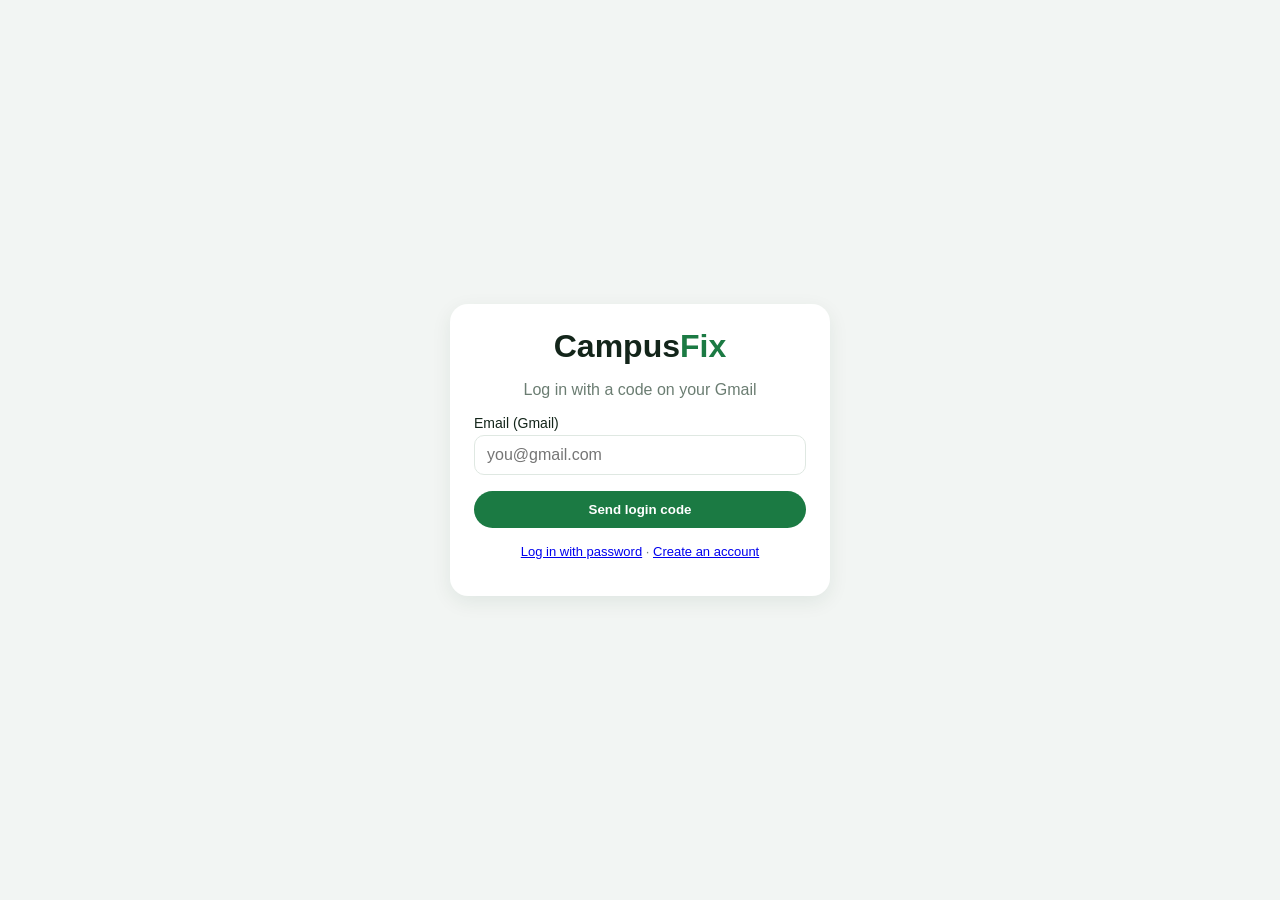
<file: frontend/code-login.html>
<!DOCTYPE html>
<html lang="en">
<head>
    <meta charset="UTF-8">
    <meta name="viewport" content="width=device-width, initial-scale=1.0">
    <title>Code Login - CampusFix</title>
    <link rel="stylesheet" href="style.css">
    <link rel="stylesheet" href="login.css">
</head>
<body class="center">
    <div class="box">
        <h1>Campus<span>Fix</span></h1>

        <!-- Step 1: email -->
        <form id="step1" onsubmit="sendCode(); return false;">
            <p class="muted">Log in with a code on your Gmail</p>
            <label>Email (Gmail)</label>
            <input id="email" type="email" required placeholder="you@gmail.com">
            <button id="sendButton" type="submit">Send login code</button>
        </form>

        <!-- Step 2: code from the email -->
        <form id="step2" onsubmit="verifyCode(); return false;" hidden>
            <p class="muted">We emailed a 6-digit code to<br><b id="sentTo"></b></p>
            <label>Login code</label>
            <input id="code" required inputmode="numeric" pattern="[0-9]{6}" maxlength="6" placeholder="123456" autocomplete="one-time-code">
            <button type="submit">Log in</button>
            <p class="small"><a href="#" onclick="sendCode(); return false;">Send a new code</a> ·
                <a href="#" onclick="backToStep1(); return false;">Change email</a></p>
        </form>

        <p id="message"></p>
        <p class="muted small"><a href="index.html">Log in with password</a> ·
            <a href="signup.html">Create an account</a></p>
    </div>
    <script src="common.js"></script>
    <script src="code-login.js"></script>
</body>
</html>
</file>
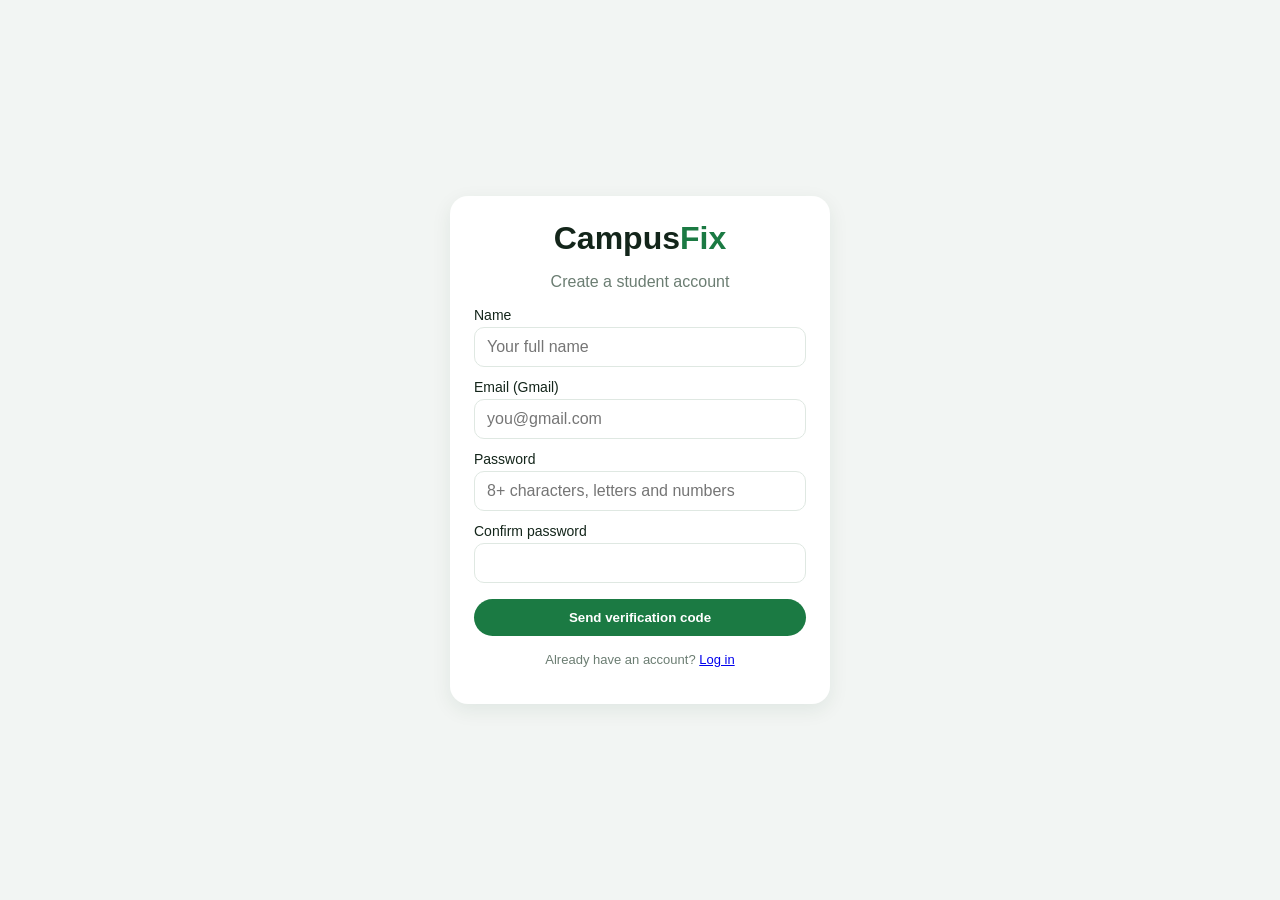
<file: frontend/signup.html>
<!DOCTYPE html>
<html lang="en">
<head>
    <meta charset="UTF-8">
    <meta name="viewport" content="width=device-width, initial-scale=1.0">
    <title>Create account - CampusFix</title>
    <link rel="stylesheet" href="style.css">
    <link rel="stylesheet" href="login.css">
</head>
<body class="center">
    <div class="box">
        <h1>Campus<span>Fix</span></h1>

        <!-- Step 1: details -->
        <form id="step1" onsubmit="sendCode(); return false;">
            <p class="muted">Create a student account</p>
            <label>Name</label>
            <input id="name" required maxlength="60" placeholder="Your full name">
            <label>Email (Gmail)</label>
            <input id="email" type="email" required placeholder="you@gmail.com">
            <label>Password</label>
            <input id="password" type="password" required minlength="8" placeholder="8+ characters, letters and numbers">
            <label>Confirm password</label>
            <input id="password2" type="password" required minlength="8">
            <button id="sendButton" type="submit">Send verification code</button>
        </form>

        <!-- Step 2: code from the email -->
        <form id="step2" onsubmit="verifyCode(); return false;" hidden>
            <p class="muted">We emailed a 6-digit code to<br><b id="sentTo"></b></p>
            <label>Verification code</label>
            <input id="code" required inputmode="numeric" pattern="[0-9]{6}" maxlength="6" placeholder="123456" autocomplete="one-time-code">
            <button type="submit">Verify and create account</button>
            <p class="small"><a href="#" onclick="sendCode(); return false;">Send a new code</a> ·
                <a href="#" onclick="backToStep1(); return false;">Change email</a></p>
        </form>

        <p id="message"></p>
        <p class="muted small">Already have an account? <a href="index.html">Log in</a></p>
    </div>
    <script src="common.js"></script>
    <script src="signup.js"></script>
</body>
</html>
</file>
<file: frontend/style.css>
/* CampusFix 2 - shared styles for both pages (green and white theme).
   Page-only styles go in login.css / home.css. Change this file only if both people agree. */
* { box-sizing: border-box; }

body {
    margin: 0;
    font-family: "Segoe UI", Arial, sans-serif;
    background: #f2f5f3;
    color: #13251a;
}

h1, h2, h3 { margin: 0 0 10px; }
h1 span, h2 span { color: #1b7a43; }
.muted { color: #6b7d72; }
.small { font-size: 13px; }

/* White rounded card */
.box {
    background: white;
    border-radius: 18px;
    padding: 24px;
    box-shadow: 0 6px 20px rgba(19, 60, 35, 0.08);
}

label { display: block; text-align: left; font-size: 14px; margin: 12px 0 4px; }

input, textarea {
    width: 100%;
    padding: 10px 12px;
    border: 1px solid #dfe8e2;
    border-radius: 10px;
    font: inherit;
}
textarea { min-height: 80px; }
input:focus, textarea:focus { outline: none; border-color: #1b7a43; }

button {
    margin-top: 16px;
    width: 100%;
    padding: 11px;
    border: none;
    border-radius: 999px;
    background: #1b7a43;
    color: white;
    font-weight: 600;
    cursor: pointer;
}
button:hover { background: #145c32; }

.success { color: #16a34a; }
.error { color: #dc2626; }
</file>
<file: frontend/login.css>
/* Login page only (index.html) */

/* Put the box in the middle of the screen */
.center { min-height: 100vh; display: grid; place-items: center; padding: 16px; }
.center .box { width: 100%; max-width: 380px; text-align: center; }

/* Google and GitHub buttons */
#google { display: flex; justify-content: center; }
.github { display: block; margin-bottom: 10px; padding: 11px; border-radius: 999px; background: #24292f;
          color: white; font-weight: 600; text-decoration: none; }
.github:hover { background: #000; }
.github[hidden] { display: none; }
</file>
